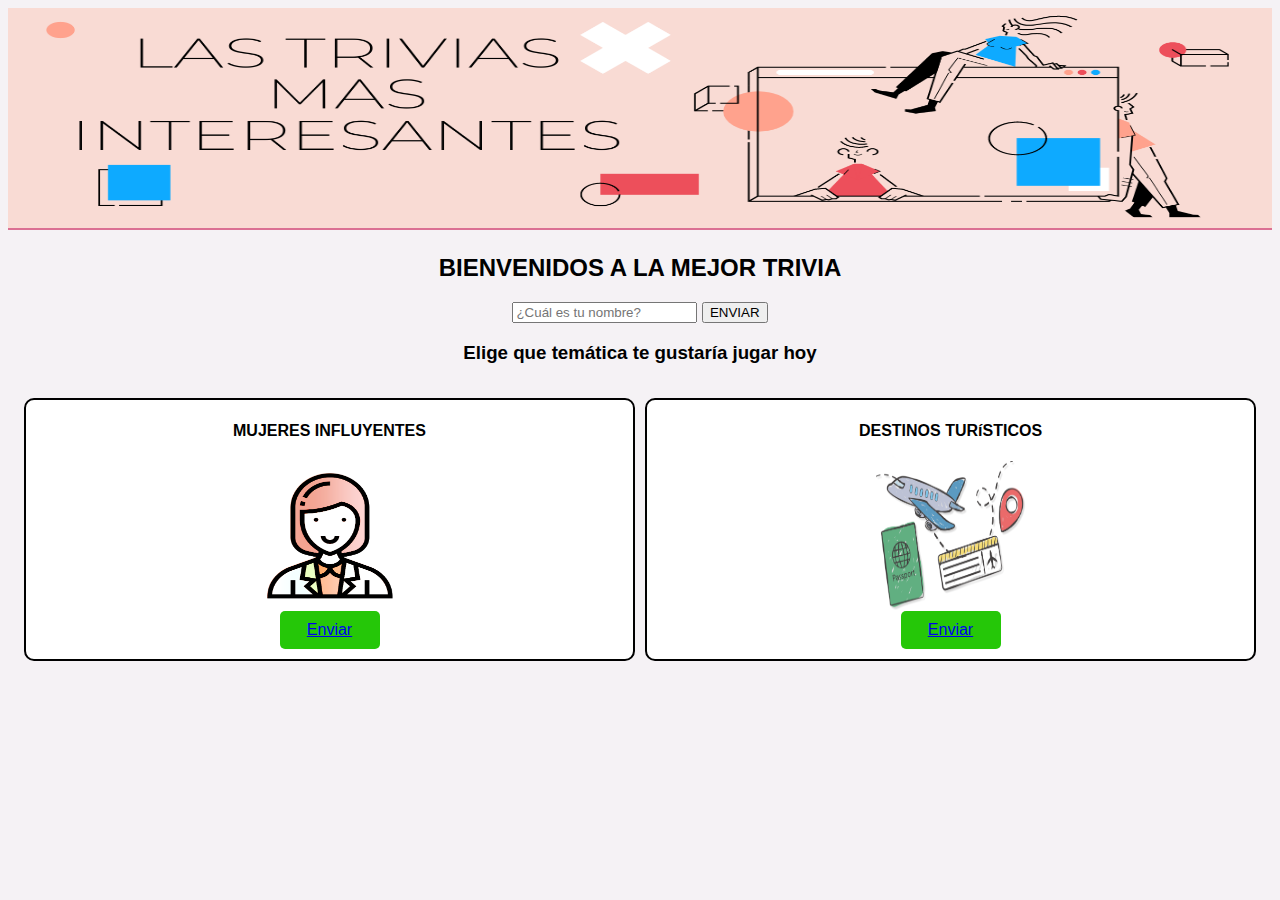
<file: index.html>
<!DOCTYPE html>
<html>

<head>
	<meta charset="utf-8">
	<meta name="viewport" content="width=device-width">
	<title>Trivia</title>
	<link href="style.css" rel="stylesheet" type="text/css" />
</head>

<body class="body">
	<header class="header">
		<img src="img/header.png" alt="header" class="img-header">

    </header>
    	 <header>
        <h2>BIENVENIDOS A LA MEJOR TRIVIA </h2>
    </header>

    <form>
     <center> <input id="nombre" type="text" placeholder="¿Cuál es tu nombre?">
      <button onclick="juego(event)">ENVIAR</button> </center>
    <p id="enviar"></p>
    <center> <p id="nombrePersona"> </p> </center>


  </form>
   

  <h3 class="intro">Elige que temática te gustaría jugar hoy</h3>
     
    </div>
  <div class="seleccions">
    <div class="items" id="seleccion-1">
       <h4>MUJERES INFLUYENTES</h4>
      <img src="img/mujer.png" alt="mujer" class="img-mujer">
      <a href="question-woman.html" class="btn"> Enviar <a/>
  
   </div>
    <div class="items" id="seleccion-2">
      <h4>DESTINOS TURíSTICOS</h4>
      <img src="img/travel.png" alt="travel" class="img-travel">
      <a href="question-travel.html" class="btn"> Enviar <a/>
        
    </div>
  </div>
 <script src="script.js"></script>
  </body>
</html
</file>
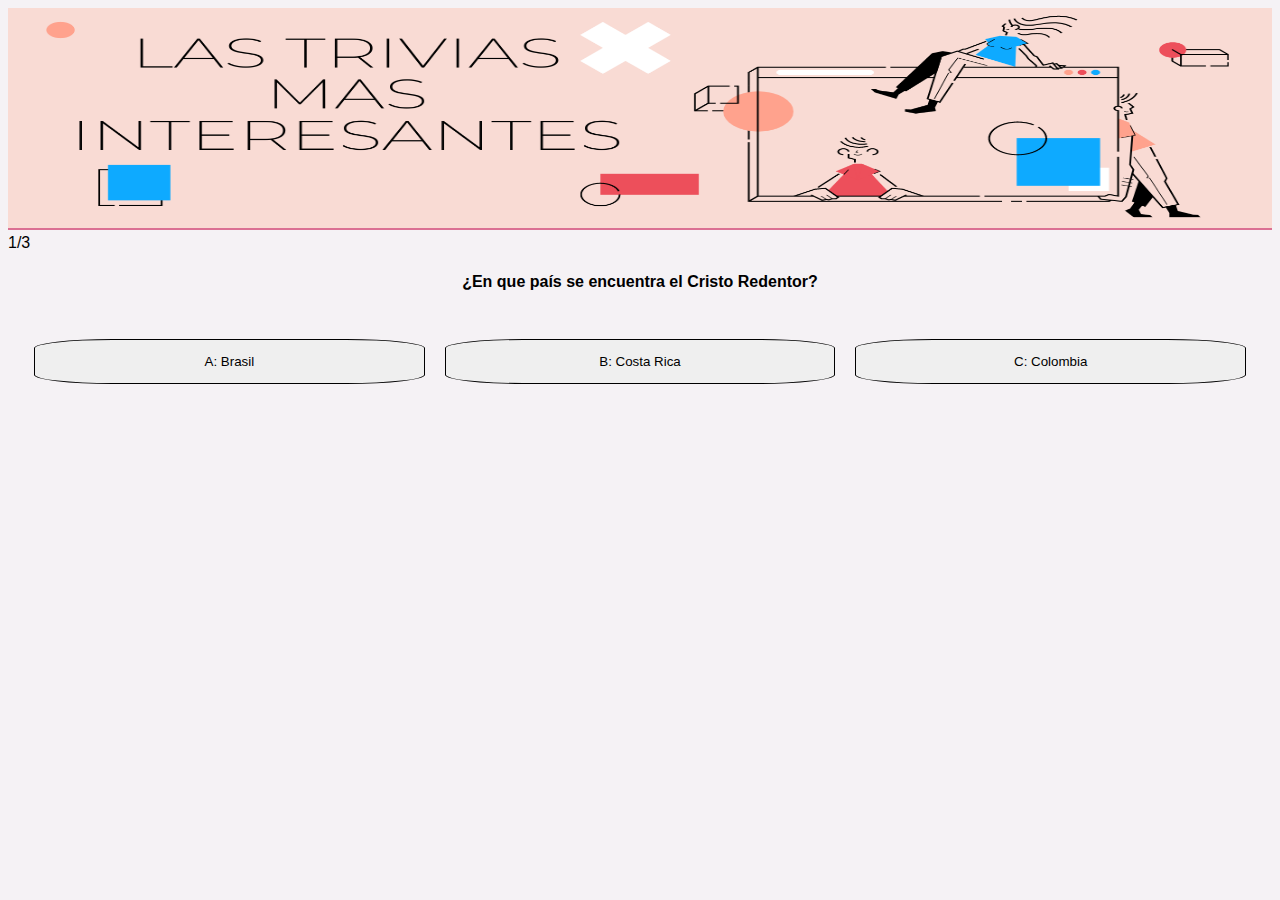
<file: question-travel.html>
<!DOCTYPE html>
<html>

  <head>
    <meta charset="utf-8">
    <meta name="viewport" content="width=device-width">
    <title>Trivia</title>
    <link href="style.css" rel="stylesheet" type="text/css"/>
  </head>

  <body class="body">
    <header class="header">
      <img src="img/header.png" alt="header" class="img-header">
    </header>
    <div class="pregunta">
      <div>1/3</div>
      <h4 class="titulo1">¿En que país se encuentra el Cristo Redentor?</h4>
      <div class="container">
        <button class="btn-questions">
        <p id="opcion-1"> A: Brasil </p>
        </button>
        <button  class="btn-questions">
          <p id="opcion-2" onclick="guardarResultados(event)" >B: Costa Rica</p>
        </button>
        <button  class="btn-questions">
          <p id="opcion-3">C: Colombia</p>
        </button>
      </div>
    </div>
    <div class="pregunta hide">
       <div>2/3</div>
      <h4>¿Cuánto tiempo se tardo en construir la Muralla China?</h4>
      <div class="container" >
      <button class="btn-questions">
        <p>A: 75 años</p>
      </button>
      <button class="btn-questions">
        <p>B: 100 años</p>
      </button>
      <button class="btn-questions">
        <p>C: 200 años</p>
      </button>
      </div> 
    </div>
    <div class="pregunta hide">
       <div>3/3</div>
      <h4>¿Cuánto mide la torre Eiffel?</h4>
      <div class="container">
      <button class="btn-questions">
        <p>A: 275 mts</p>
      </button>
      <button class="btn-questions">
        <p>B: 300 mts</p>
      </button>
      <button class="btn-questions">
        <p>C: 345 mts</p>
      </button>
      </div>
    </div>
    
   <div class="hide">
    <h3 class="resultado">¿Quieres saber tus resultados? haz click a enviar</h3> 
    
    <center>
      <a href="scoreTravel.html">
        <button type="button" class="btn">ENVIAR</button>
      </a>
    </center>
   </div>
   




    <script src="saveScore.js"></script>
  </body>
</html>
</file>
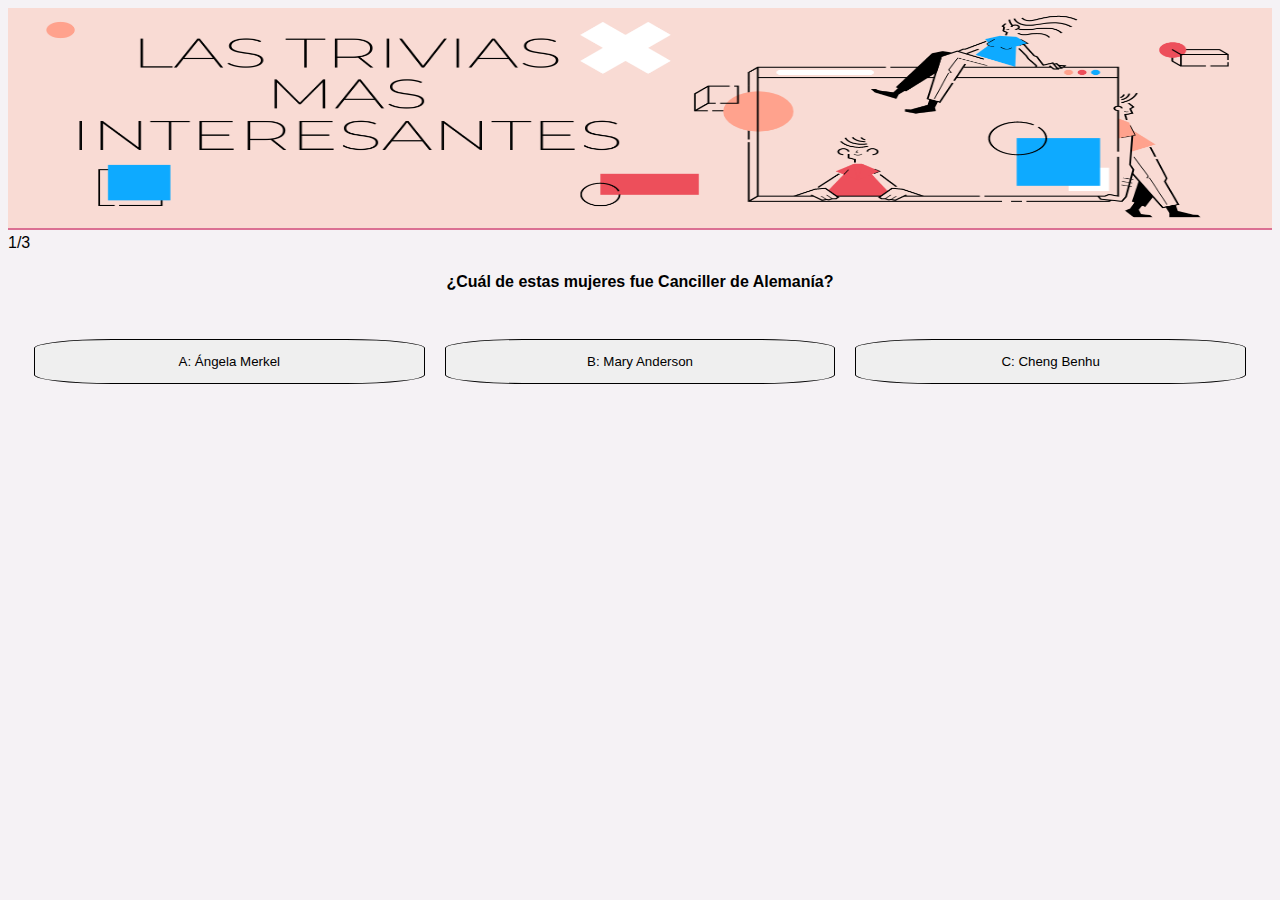
<file: question-woman.html>
<!DOCTYPE html>
<html>

<head>
	<meta charset="utf-8">
	<meta name="viewport" content="width=device-width">
	<title>Trivia</title>
	<link href="style.css" rel="stylesheet" type="text/css" />
</head>

<body class="body">
	<header class="header">
		<img src="img/header.png" alt="header" class="img-header">
    </header>
    <div class="pregunta">
       <div>1/3</div>
      <h4 class="titulo1">¿Cuál de estas mujeres fue Canciller de Alemanía?</h4>
      <div class="container">
        <button class="btn-questions"> 
        <p id="opcion-1"> A: Ángela Merkel </p>
        </button>
        <button id="boton-2" class="btn-questions">
          <p id="opcion-2">B: Mary Anderson</p>
        </button>
        <button  class="btn-questions">
          <p id="opcion-3">C: Cheng Benhu</p>
        </button>
      </div>
    </div>
    <div class="pregunta hide">
       <div>2/3</div>
      <h4>¿Quién fue la Presidenta del Banco Central Europeo?</h4>
      <div class="container" >
      <button class="btn-questions">
        <p>A: Christine Lagarde</p>
      </button>
      <button class="btn-questions">
        <p>B: Noor Inayat Khan</p>
      </button>
      <button class="btn-questions">
        <p>C: Kamala Harris</p>
      </button>
      </div> 
    </div>
    <div class="pregunta hide">
       <div>3/3</div>
      <h4>¿Cuál de estas mujeres es la Vicepresidente electa de Estados Unidos?</h4>
      <div class="container">
      <button class="btn-questions">
        <p>A: Idelisa Bonelly</p>
      </button>
      <button class="btn-questions">
        <p> B: Valentina Muñoz R.</p>
      </button>
      <button class="btn-questions">
        <p>C: Kamala Harris</p>
      </button>
      </div>
    </div>
      
    <div class="hide">
    <h3 class="resultado">¿Quieres saber tus resultados? haz click a enviar</h3> 


      <center> 
        <a href="scoreWoman.html">
          <button type="button" class="btn">ENVIAR</button>
        </a>
      </center>

    </div>

      



      <script src="saveScore.js"></script>
  </body>
</html>
</file>
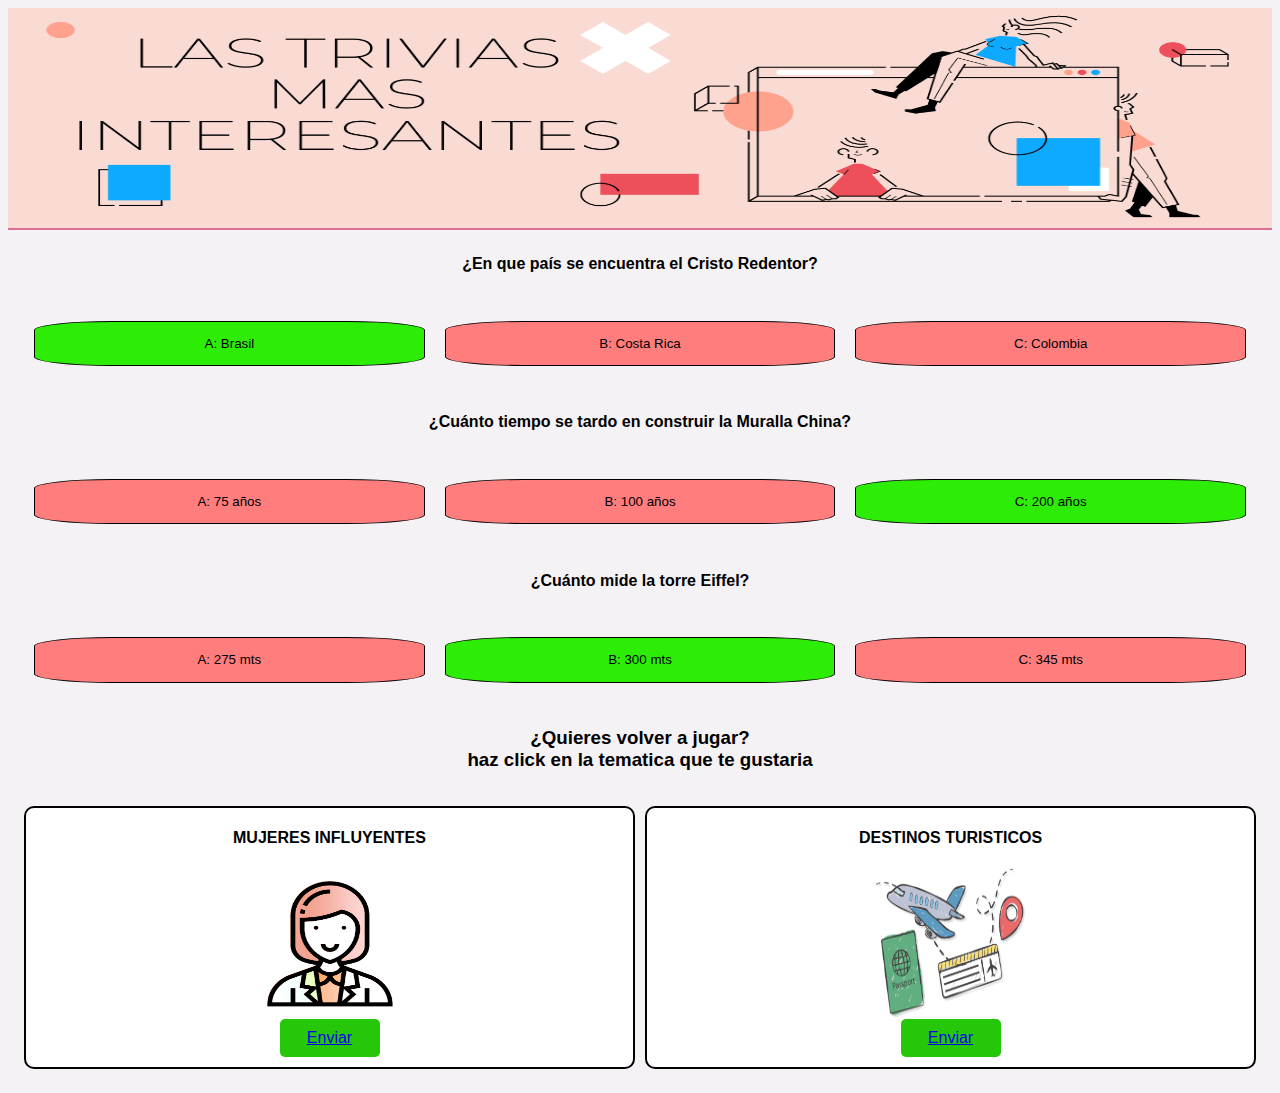
<file: scoreTravel.html>
<!DOCTYPE html>
<html>

<head>
	<meta charset="utf-8">
	<meta name="viewport" content="width=device-width">
	<title>Trivia</title>
	<link href="style.css" rel="stylesheet" type="text/css" />
</head>

<body class="body">
	<header class="header">
		<img src="img/header.png" alt="header" class="img-header">
  </header>
  <div>
    <h4 class="titulo1">¿En que país se encuentra el Cristo Redentor?</h4>
    <div class="container">
      <button id="boton"  class="btn-questions"> 
      <p id="opcion-1"> A: Brasil </p>
      </button>
      <button id="btn-1"  class="btn-questions">
        <p id="opcion-2">B: Costa Rica</p>
      </button>
      <button id="btn-1"   class="btn-questions">
        <p id="opcion-3">C: Colombia</p>
      </button>
    </div>
  </div>
  
    <div>
      <h4>¿Cuánto tiempo se tardo en construir la Muralla China?</h4>
      <div class="container" >
      <button id="btn-1"" class="btn-questions">
        <p>A: 75 años</p>
      </button>
      <button id="btn-1" class="btn-questions">
        <p>B: 100 años</p>
      </button>
      <button id="boton" class="btn-questions">
        <p>C: 200 años</p>
      </button>
      </div> 
    </div>
    <div>
      <h4>¿Cuánto mide la torre Eiffel?</h4>
      <div class="container">
      <button id="btn-1" class="btn-questions">
        <p>A: 275 mts</p>
      </button>
      <button id="boton" class="btn-questions">
        <p>B: 300 mts</p>
      </button>
      <button id="btn-1" class="btn-questions">
        <p>C: 345 mts</p>
      </button>
      </div>
    </div>

    <div class="play-again">
      <h3>¿Quieres volver a jugar? <br> haz click en la tematica que te gustaria</h3>
    </div>

    <div class="seleccions">
    <div class="items" id="seleccion-1">
       <h4>MUJERES INFLUYENTES</h4>
      <img src="img/mujer.png" alt="mujer" class="img-mujer">
      <a href="question-woman.html" class="btn"> Enviar <a/>
  
   </div>
    <div class="items" id="seleccion-2">
      <h4>DESTINOS TURISTICOS</h4>
      <img src="img/travel.png" alt="travel" class="img-travel">
      <a href="question-travel.html" class="btn"> Enviar <a/>
        
    </div>
  </div>
   
    
    
		 
  


    <!-- <script src="saveScore.js"></script> -->
  </body>
</html>
</file>
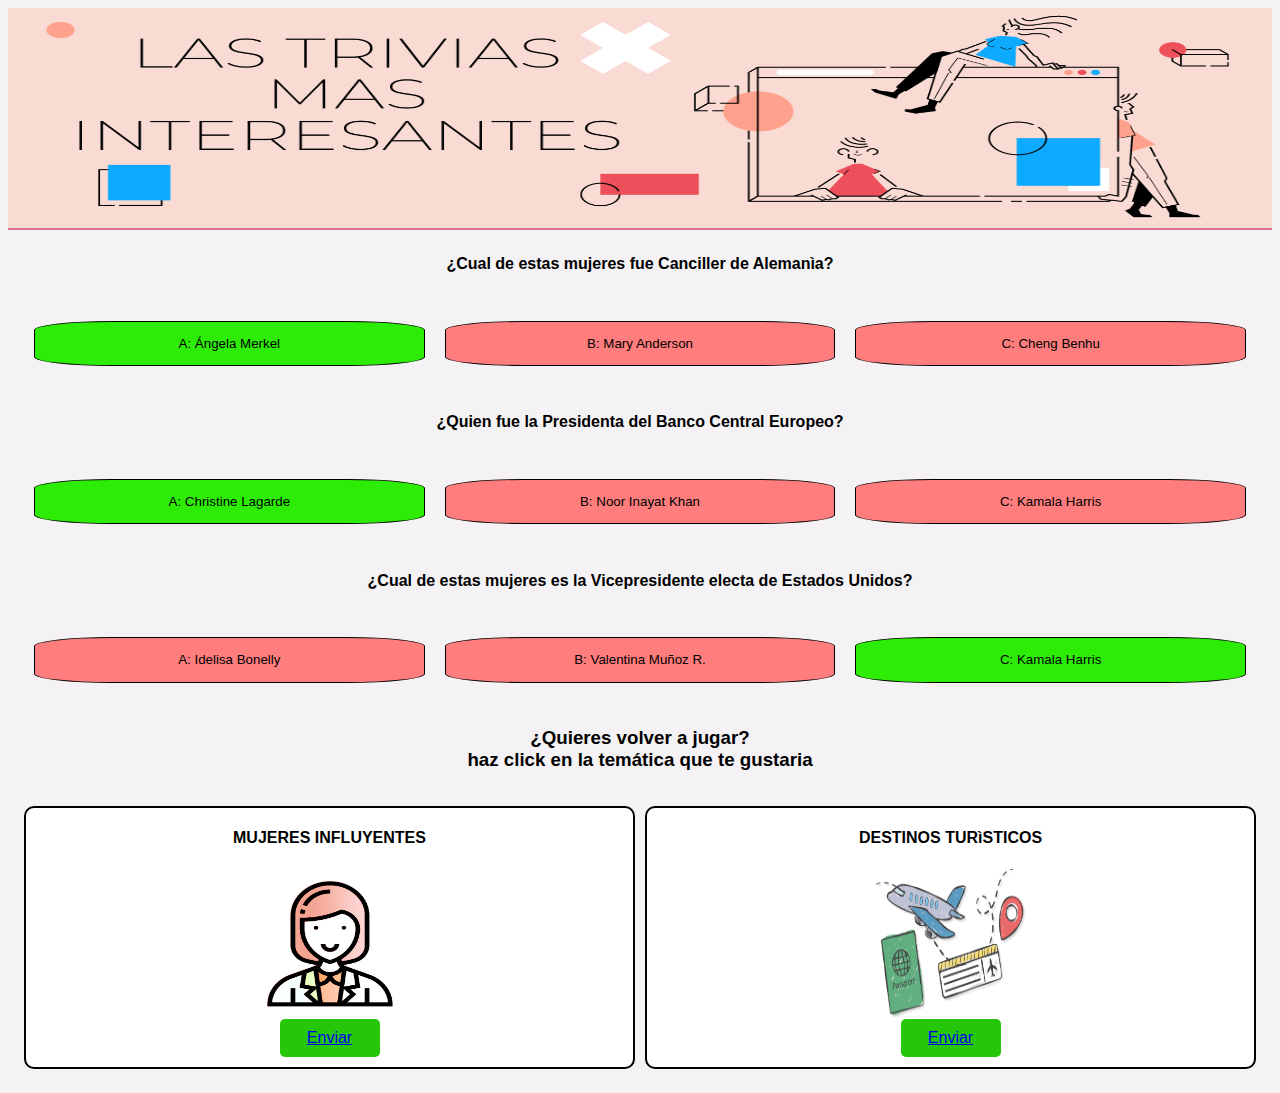
<file: scoreWoman.html>
<!DOCTYPE html>
<html>

<head>
	<meta charset="utf-8">
	<meta name="viewport" content="width=device-width">
	<title>Trivia</title>
	<link href="style.css" rel="stylesheet" type="text/css" />
</head>

<body class="body">
	<header class="header">
		<img src="img/header.png" alt="header" class="img-header">
  </header>
  <div class="pregunta">
    <h4 class="titulo1">¿Cual de estas mujeres fue Canciller de Alemanìa?</h4>
    <div class="container">
      <button id="boton"  class="btn-questions"> 
      <p id="opcion-1"> A: Ángela Merkel </p>
      </button>
      <button id="btn-1" class="btn-questions">
        <p id="opcion-2">B: Mary Anderson</p>
      </button>
      <button id="btn-1"  class="btn-questions">
        <p id="opcion-3">C: Cheng Benhu</p>
      </button>
    </div>
  </div>
    <div class="pregunta">
      <h4>¿Quien fue la Presidenta del Banco Central Europeo?</h4>
      <div class="container" >
      <button id="boton" class="btn-questions">
        <p>A: Christine Lagarde</p>
      </button>
      <button id="btn-1" class="btn-questions">
        <p>B: Noor Inayat Khan</p>
      </button>
      <button id="btn-1" class="btn-questions">
        <p>C: Kamala Harris</p>
      </button>
      </div> 
    </div>
    <div class="pregunta">
      <h4>¿Cual de estas mujeres es la Vicepresidente electa de Estados Unidos?</h4>
      <div class="container">
      <button id="btn-1" class="btn-questions">
        <p>A: Idelisa Bonelly</p>
      </button>
      <button id="btn-1" class="btn-questions">
        <p> B: Valentina Muñoz R.</p>
      </button>
      <button id="boton" class="btn-questions">
        <p>C: Kamala Harris</p>
      </button>
      </div>
    </div>
    
    <div class="play-again">
      <h3>¿Quieres volver a jugar? <br> haz click en la temática que te gustaria</h3>
    </div>

    <div class="seleccions">
    <div class="items" id="seleccion-1">
       <h4>MUJERES INFLUYENTES</h4>
      <img src="img/mujer.png" alt="mujer" class="img-mujer">
      <a href="question-woman.html" class="btn"> Enviar <a/>
  
   </div>
    <div class="items" id="seleccion-2">
      <h4>DESTINOS TURìSTICOS</h4>
      <img src="img/travel.png" alt="travel" class="img-travel">
      <a href="question-travel.html" class="btn"> Enviar <a/>
  </body>
</html>
</file>
<file: style.css>
.img-header{
width: 100%;
height: 220px;
border-bottom: 2px solid palevioletred;

}h2{
  text-align: center;
  font-family: Arial, Helvetica, sans-serif;
}
.intro{
  text-align: center;
}

.body{
  background-color: #f5f2f5;
  font-family: Arial, Helvetica, sans-serif;
}

.seleccions{
overflow: hidden;
padding: 16px;
display: flex;
align-items: center;


}
items{
  border: 2px solid black;
  width: 100%;
  float: left;

  
}

#seleccion-1{
  border: 2px solid black;
  border-radius: 10px;
  background-color: white;
  width: 50%;
  margin-right: 10px;
}

#seleccion-2{
  border: 2px solid black;
  border-radius: 10px;
  background-color: white;
  width: 50%;
}

h4{
  text-align: center;
}
.img-mujer{
  width: 150px;
  height: 150px;
  margin-left: auto;
  margin-right: auto;
  display: block;
  
}
.img-travel{
  width: 150px;
  height: 150px;
  margin-left: auto;
  margin-right: auto;
  display: block;
 
}
.btn{
  width: 80px;
  height: auto;
  background-color: #25c708;
  text-align: center;
  font-family: Arial, Helvetica, sans-serif;
  margin-left: auto;
  margin-right: auto;
  padding: 10px;
  display: block;
  border-radius: 5px;
  margin-bottom: 10px;
  
}

.btn:hover{
  text-decoration:none;
  color:#1f8a0c;
  cursor:pointer;
}

.container{
overflow: hidden;
padding: 16px;
display: flex;
align-items: center;
}


.btn-questions{
border: 1px solid black;
width: 100%;
float: left;
border-radius: 20%;
margin: 10px;
} 

.btn-questions:hover{
  text-decoration:none;
  color:#1f8a0c;
  cursor:pointer;
}

.img-fuegos{
  width: 250px;
  height: 250px;
}

.img-triste{
  width: 0.5px;
  height: 0.5px;
}

.img-feliz{
  width: 300px;
  height: 300px;
  float: right;
}

.hide{
  display:none;
}

#boton{
  background-color: #2ded07;
}

#btn-1{
  background-color: #ff7d7d;
}
.play-again{
  text-align: center;
}
.resultado{
  text-align: center;
}
</file>
